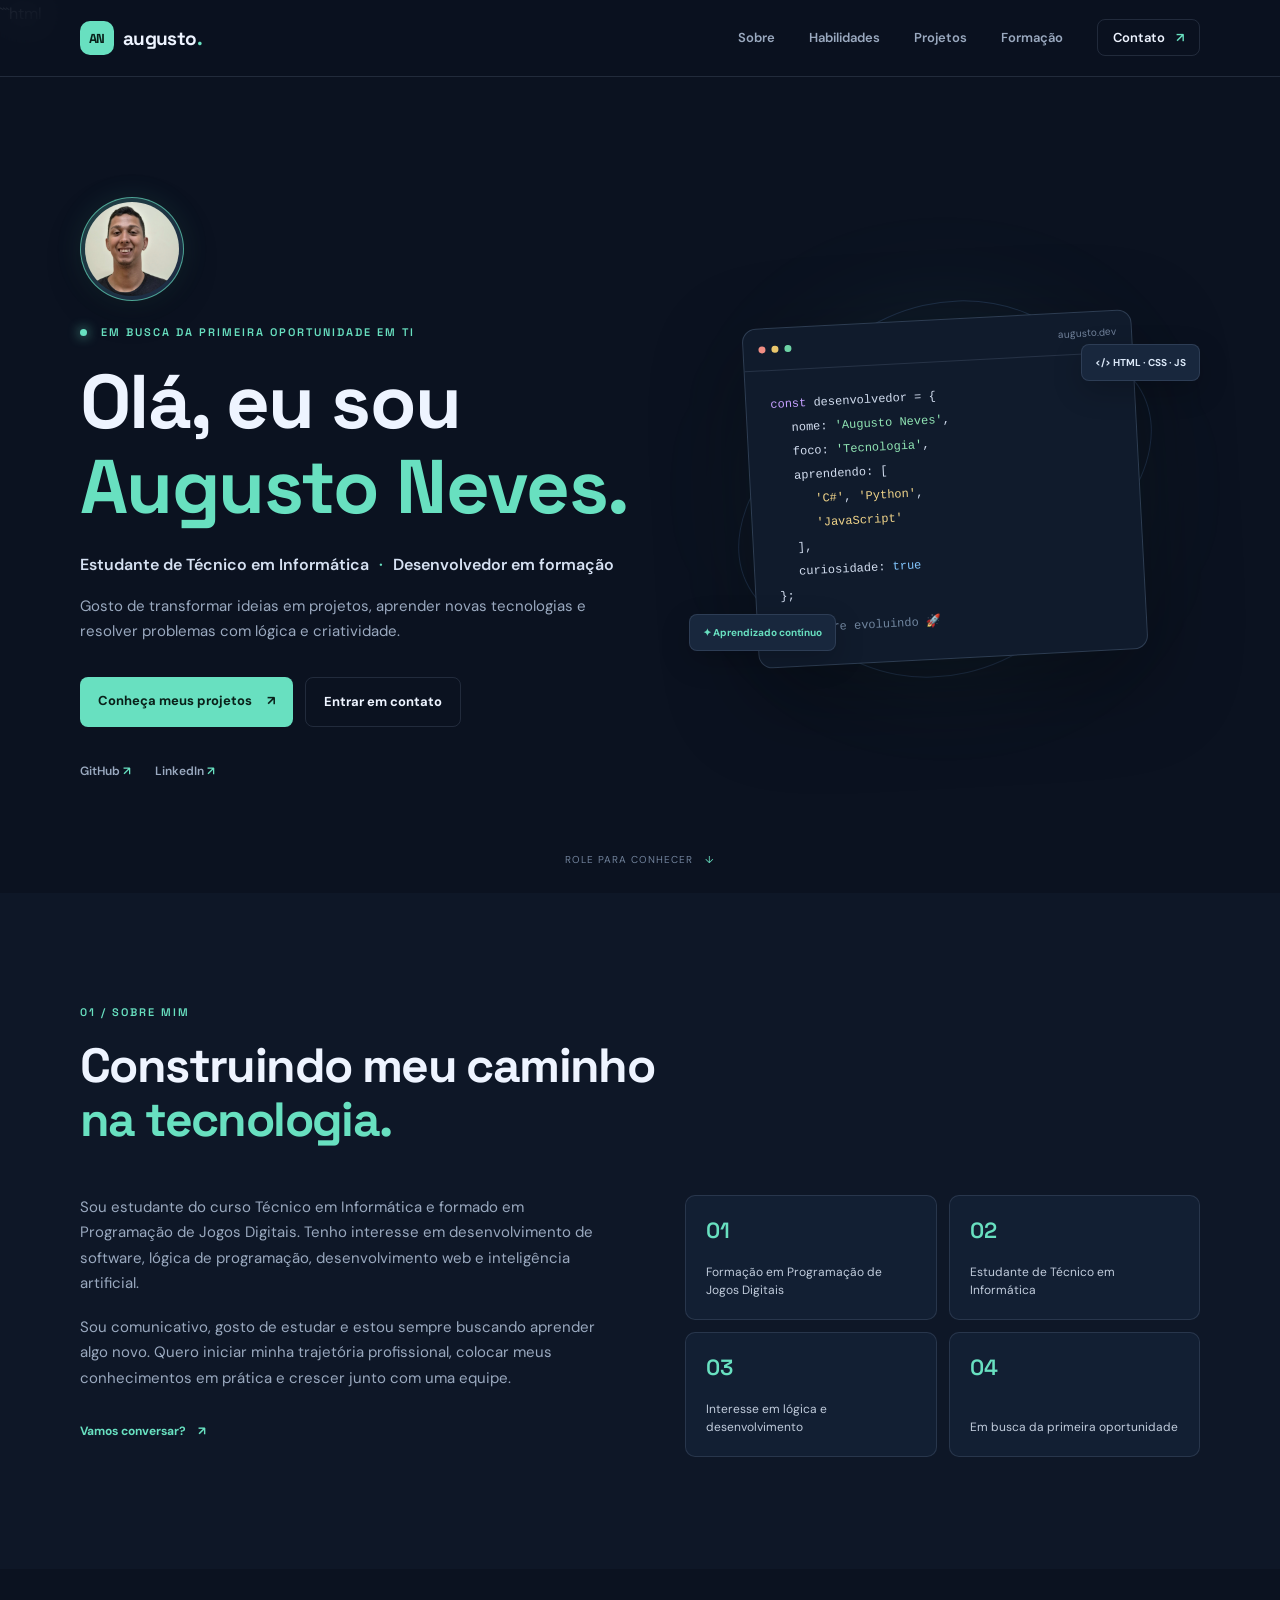
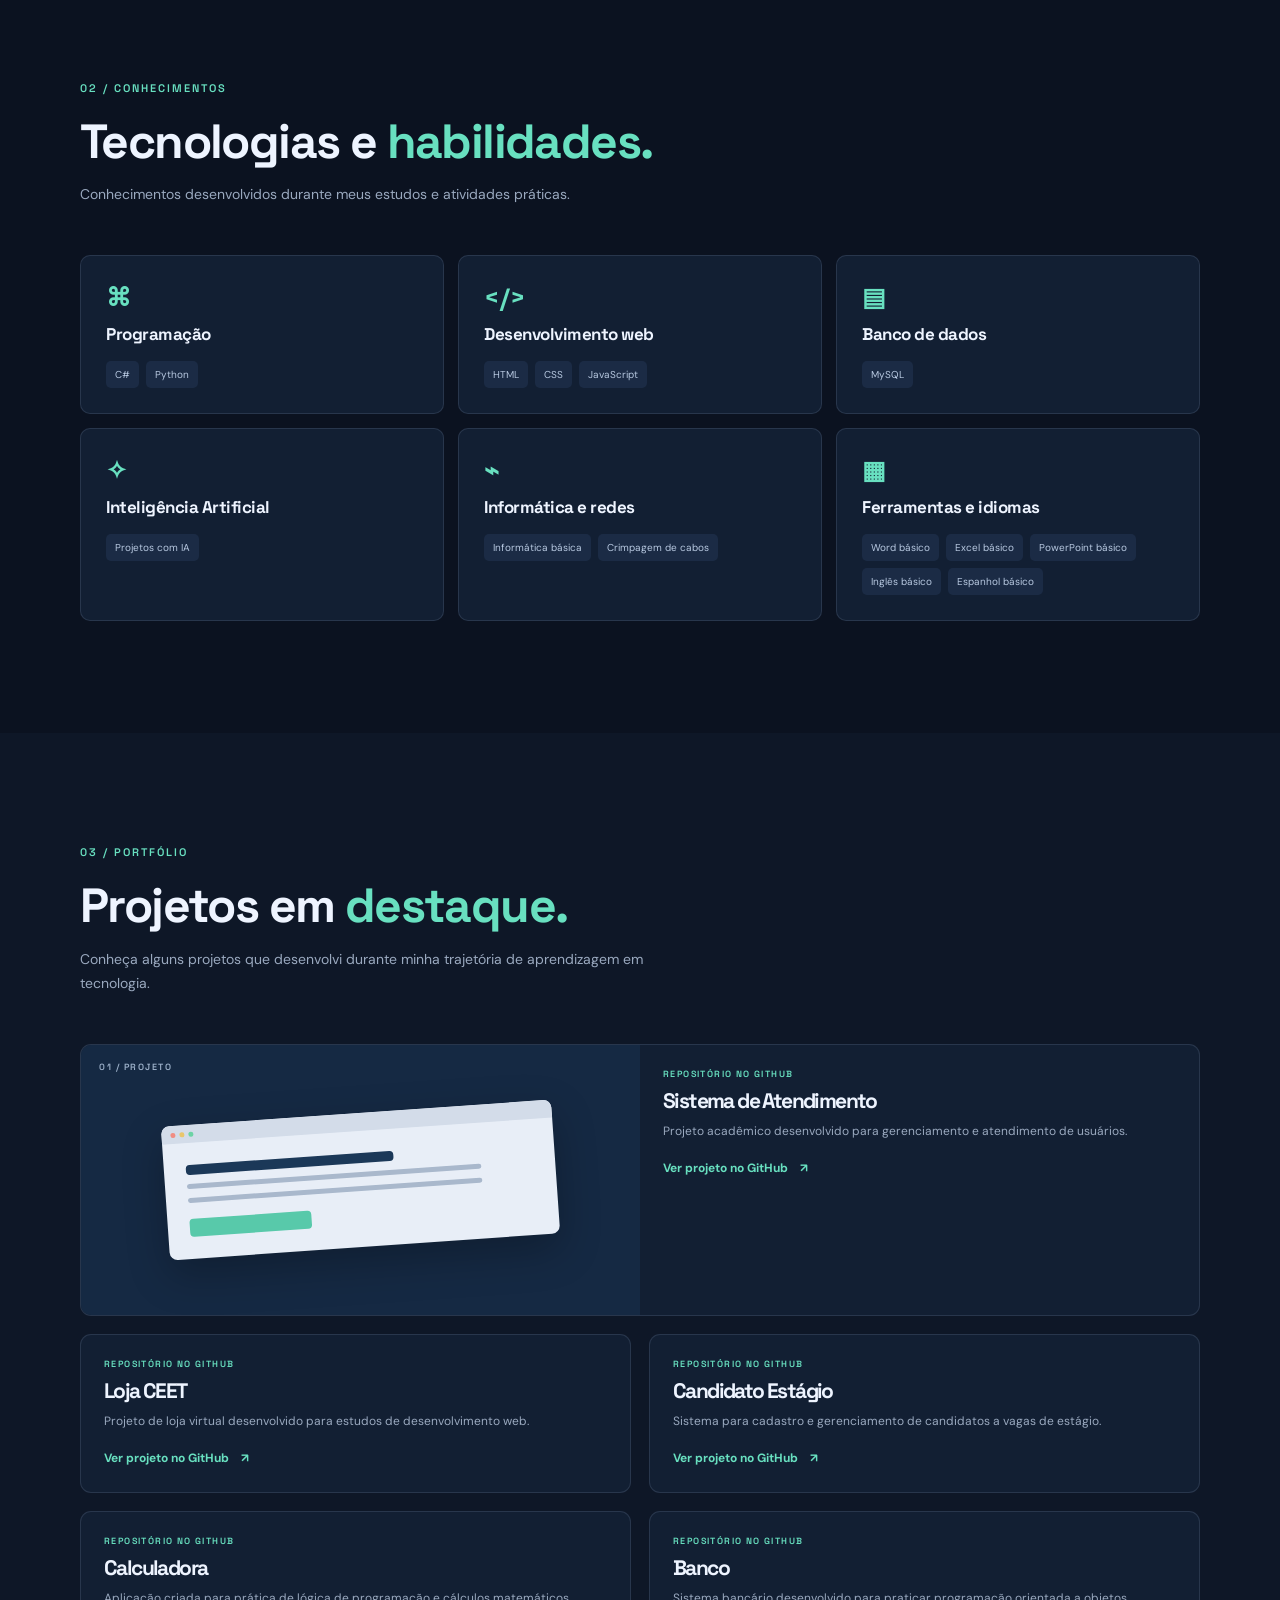
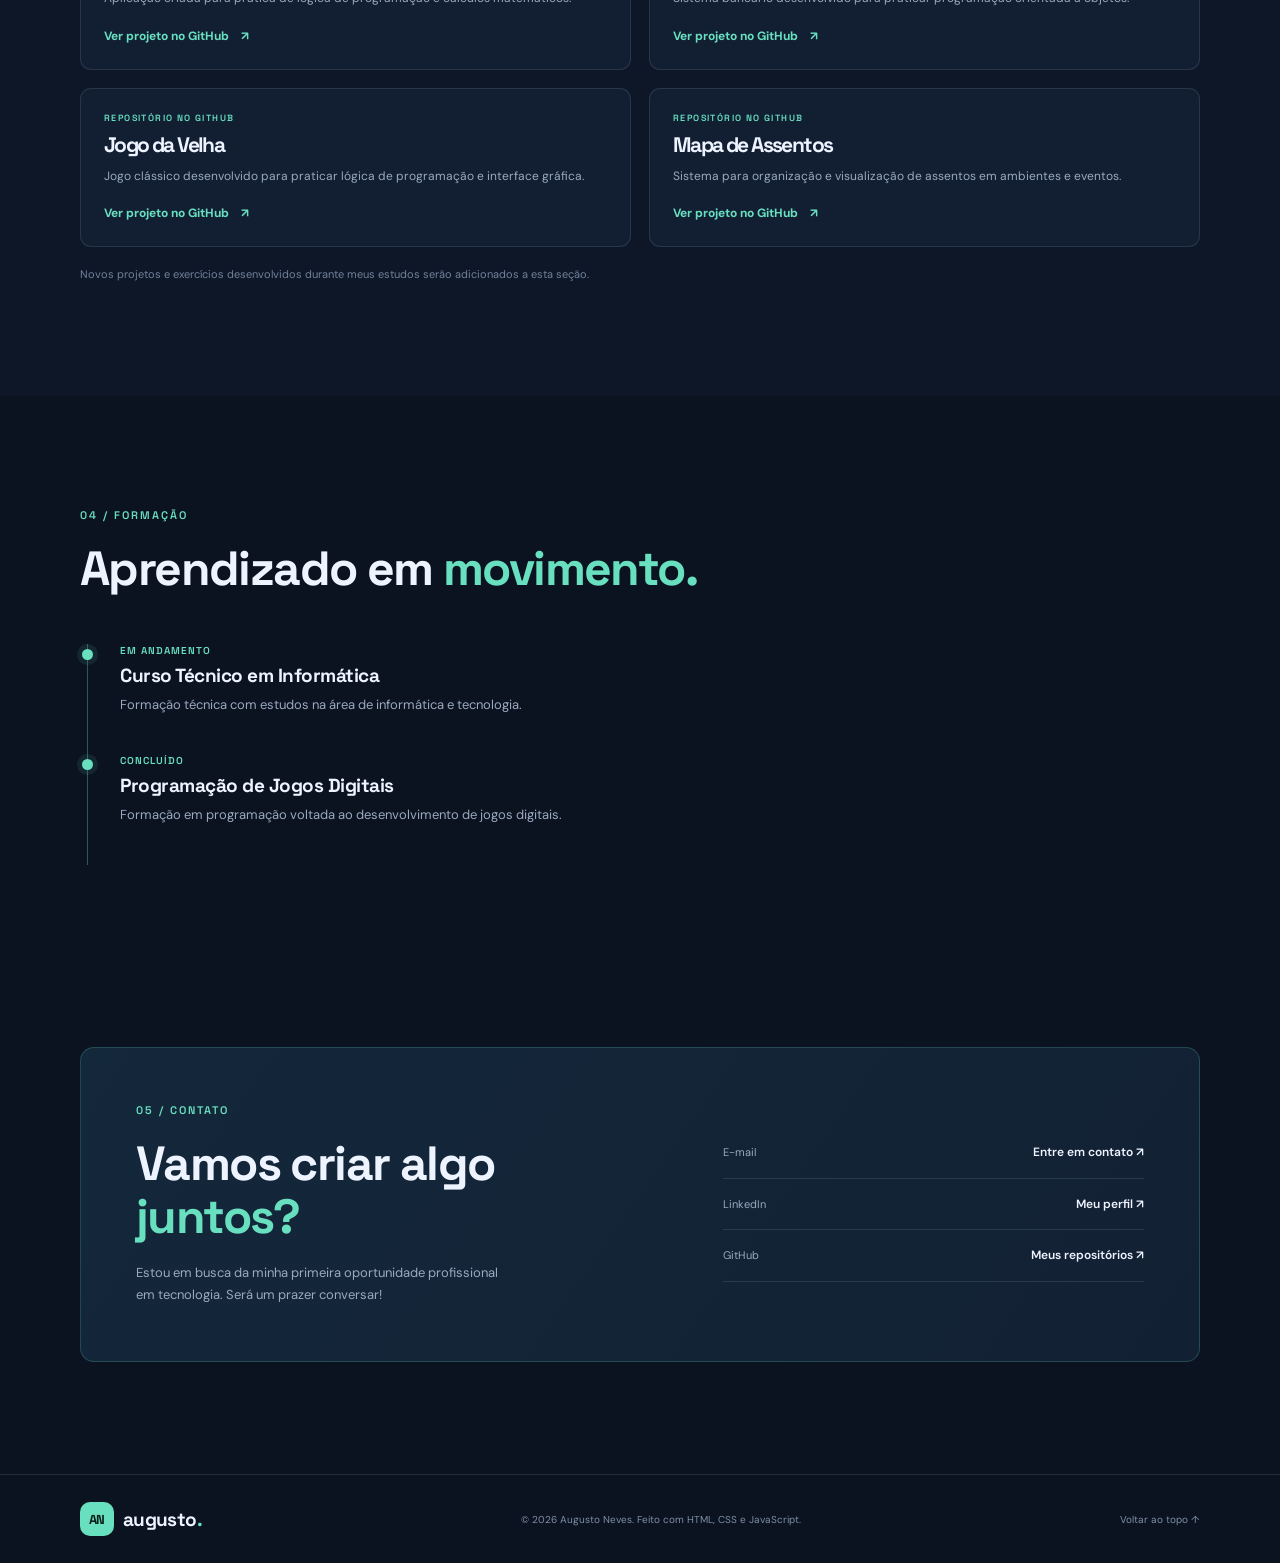
<file: index.html>
```html
<!DOCTYPE html>
<html lang="pt-BR">
<head>
  <meta charset="UTF-8">
  <meta name="viewport" content="width=device-width, initial-scale=1.0">
  <meta name="description" content="Portfólio acadêmico e profissional de Augusto Neves, estudante de Técnico em Informática.">
  <meta name="theme-color" content="#0b1220">

  <title>Augusto Neves | Portfólio</title>

  <link rel="preconnect" href="https://fonts.googleapis.com">
  <link rel="preconnect" href="https://fonts.gstatic.com" crossorigin>

  <link href="https://fonts.googleapis.com/css2?family=DM+Sans:wght@400;500;600;700&family=Space+Grotesk:wght@500;600;700&display=swap" rel="stylesheet">

  <link rel="stylesheet" href="css/style.css">
  <script src="js/script.js" defer></script>
</head>

<body>

  <header class="site-header">
    <nav class="nav container" aria-label="Navegação principal">

      <a class="brand" href="#inicio" aria-label="Augusto Neves - início">
        <span>AN</span> augusto<span class="brand-dot">.</span>
      </a>

      <button class="menu-toggle" id="menu-toggle" aria-label="Abrir menu" aria-expanded="false">
        <span></span><span></span><span></span>
      </button>

      <ul class="nav-links" id="nav-links">
        <li><a href="#sobre">Sobre</a></li>
        <li><a href="#habilidades">Habilidades</a></li>
        <li><a href="#projetos">Projetos</a></li>
        <li><a href="#formacao">Formação</a></li>
        <li><a class="nav-contact" href="#contato">Contato <span>↗</span></a></li>
      </ul>

    </nav>
  </header>

  <main>

    <!-- INÍCIO -->
    <section class="hero section" id="inicio">
      <div class="container hero-grid">

        <div class="hero-copy">

          <div class="profile-photo-wrap">
            <img src="assets/foto-perfil.jpeg" alt="Foto de perfil de Augusto Neves" class="profile-photo">
          </div>

          <p class="eyebrow">
            <span class="status-dot"></span>
            Em busca da primeira oportunidade em TI
          </p>

          <h1>Olá, eu sou<br><span>Augusto Neves.</span></h1>

          <p class="hero-role">
            Estudante de Técnico em Informática
            <span>·</span>
            Desenvolvedor em formação
          </p>

          <p class="hero-description">
            Gosto de transformar ideias em projetos, aprender novas tecnologias e resolver problemas com lógica e criatividade.
          </p>

          <div class="hero-actions">
            <a class="button button-primary" href="#projetos">
              Conheça meus projetos <span>↗</span>
            </a>

            <a class="button button-ghost" href="#contato">
              Entrar em contato
            </a>
          </div>

          <div class="hero-socials">
            <a href="https://github.com/augustoneves18" target="_blank" rel="noopener noreferrer">
              GitHub <span>↗</span>
            </a>

            <a href="https://www.linkedin.com/in/augusto-neves-1950b3448/" target="_blank" rel="noopener noreferrer">
              LinkedIn <span>↗</span>
            </a>
          </div>

        </div>

        <div class="hero-art" aria-label="Ilustração abstrata de tecnologia">

          <div class="orbit orbit-one"></div>
          <div class="orbit orbit-two"></div>

          <div class="code-card">

            <div class="code-top">
              <i></i><i></i><i></i>
              <span>augusto.dev</span>
            </div>

            <div class="code-content">
              <p><span class="code-purple">const</span> desenvolvedor = {</p>
              <p class="indent">nome: <span class="code-green">'Augusto Neves'</span>,</p>
              <p class="indent">foco: <span class="code-green">'Tecnologia'</span>,</p>
              <p class="indent">aprendendo: [</p>
              <p class="indent more"><span class="code-yellow">'C#'</span>, <span class="code-yellow">'Python'</span>,</p>
              <p class="indent more"><span class="code-yellow">'JavaScript'</span></p>
              <p class="indent">],</p>
              <p class="indent">curiosidade: <span class="code-blue">true</span></p>
              <p>};</p>
              <p class="code-comment">// sempre evoluindo 🚀</p>
            </div>

          </div>

          <div class="floating-chip chip-one">
            &lt;/&gt; HTML · CSS · JS
          </div>

          <div class="floating-chip chip-two">
            ✦ Aprendizado contínuo
          </div>

          <div class="hero-glow"></div>

        </div>

      </div>

      <a class="scroll-hint" href="#sobre">
        Role para conhecer <span>↓</span>
      </a>
    </section>

    <!-- SOBRE -->
    <section class="section about-section" id="sobre">
      <div class="container">

        <div class="section-heading">
          <p class="eyebrow">01 / Sobre mim</p>
          <h2>Construindo meu caminho<br><span>na tecnologia.</span></h2>
        </div>

        <div class="about-grid">

          <div class="about-text">
            <p>
              Sou estudante do curso Técnico em Informática e formado em Programação de Jogos Digitais. Tenho interesse em desenvolvimento de software, lógica de programação, desenvolvimento web e inteligência artificial.
            </p>

            <p>
              Sou comunicativo, gosto de estudar e estou sempre buscando aprender algo novo. Quero iniciar minha trajetória profissional, colocar meus conhecimentos em prática e crescer junto com uma equipe.
            </p>

            <a class="text-link" href="#contato">
              Vamos conversar? <span>↗</span>
            </a>
          </div>

          <div class="about-facts">

            <div class="fact">
              <strong>01</strong>
              <span>Formação em Programação de Jogos Digitais</span>
            </div>

            <div class="fact">
              <strong>02</strong>
              <span>Estudante de Técnico em Informática</span>
            </div>

            <div class="fact">
              <strong>03</strong>
              <span>Interesse em lógica e desenvolvimento</span>
            </div>

            <div class="fact">
              <strong>04</strong>
              <span>Em busca da primeira oportunidade</span>
            </div>

          </div>

        </div>
      </div>
    </section>

    <!-- HABILIDADES -->
    <section class="section skills-section" id="habilidades">
      <div class="container">

        <div class="section-heading">
          <p class="eyebrow">02 / Conhecimentos</p>
          <h2>Tecnologias e <span>habilidades.</span></h2>
          <p class="section-intro">
            Conhecimentos desenvolvidos durante meus estudos e atividades práticas.
          </p>
        </div>

        <div class="skills-grid">

          <article class="skill-card">
            <div class="skill-icon">⌘</div>
            <h3>Programação</h3>
            <div class="tags">
              <span>C#</span>
              <span>Python</span>
            </div>
          </article>

          <article class="skill-card">
            <div class="skill-icon">&lt;/&gt;</div>
            <h3>Desenvolvimento web</h3>
            <div class="tags">
              <span>HTML</span>
              <span>CSS</span>
              <span>JavaScript</span>
            </div>
          </article>

          <article class="skill-card">
            <div class="skill-icon">▤</div>
            <h3>Banco de dados</h3>
            <div class="tags">
              <span>MySQL</span>
            </div>
          </article>

          <article class="skill-card">
            <div class="skill-icon">✧</div>
            <h3>Inteligência Artificial</h3>
            <div class="tags">
              <span>Projetos com IA</span>
            </div>
          </article>

          <article class="skill-card">
            <div class="skill-icon">⌁</div>
            <h3>Informática e redes</h3>
            <div class="tags">
              <span>Informática básica</span>
              <span>Crimpagem de cabos</span>
            </div>
          </article>

          <article class="skill-card">
            <div class="skill-icon">▦</div>
            <h3>Ferramentas e idiomas</h3>
            <div class="tags">
              <span>Word básico</span>
              <span>Excel básico</span>
              <span>PowerPoint básico</span>
              <span>Inglês básico</span>
              <span>Espanhol básico</span>
            </div>
          </article>

        </div>
      </div>
    </section>

    <!-- PROJETOS REAIS DO GITHUB -->
    <section class="section projects-section" id="projetos">
      <div class="container">

        <div class="section-heading">
          <p class="eyebrow">03 / Portfólio</p>
          <h2>Projetos em <span>destaque.</span></h2>
          <p class="section-intro">
            Conheça alguns projetos que desenvolvi durante minha trajetória de aprendizagem em tecnologia.
          </p>
        </div>

        <div class="projects-grid">

          <!-- PROJETO 01 -->
          <article class="project-card project-featured">

            <div class="project-visual visual-web">
              <span class="visual-label">01 / PROJETO</span>

              <div class="browser-mock">
                <div class="browser-bar">
                  <i></i><i></i><i></i>
                </div>

                <div class="browser-lines">
                  <b></b>
                  <i></i>
                  <i></i>
                  <span></span>
                </div>
              </div>
            </div>

            <div class="project-info">
              <p class="project-type">REPOSITÓRIO NO GITHUB</p>
              <h3>Sistema de Atendimento</h3>
              <p>
                Projeto acadêmico desenvolvido para gerenciamento e atendimento de usuários.
              </p>

              <a href="https://github.com/augustoneves18/Sistemadeatendimento" target="_blank" rel="noopener noreferrer" class="text-link">
                Ver projeto no GitHub <span>↗</span>
              </a>
            </div>

          </article>

          <!-- PROJETO 02 -->
          <article class="project-card">

            <div class="project-info">
              <p class="project-type">REPOSITÓRIO NO GITHUB</p>
              <h3>Loja CEET</h3>
              <p>
                Projeto de loja virtual desenvolvido para estudos de desenvolvimento web.
              </p>

              <a href="https://github.com/augustoneves18/Lojaceet" target="_blank" rel="noopener noreferrer" class="text-link">
                Ver projeto no GitHub <span>↗</span>
              </a>
            </div>

          </article>

          <!-- PROJETO 03 -->
          <article class="project-card">

            <div class="project-info">
              <p class="project-type">REPOSITÓRIO NO GITHUB</p>
              <h3>Candidato Estágio</h3>
              <p>
                Sistema para cadastro e gerenciamento de candidatos a vagas de estágio.
              </p>

              <a href="https://github.com/augustoneves18/Candidato_estagio" target="_blank" rel="noopener noreferrer" class="text-link">
                Ver projeto no GitHub <span>↗</span>
              </a>
            </div>

          </article>

          <!-- PROJETO 04 -->
          <article class="project-card">

            <div class="project-info">
              <p class="project-type">REPOSITÓRIO NO GITHUB</p>
              <h3>Calculadora</h3>
              <p>
                Aplicação criada para prática de lógica de programação e cálculos matemáticos.
              </p>

              <a href="https://github.com/augustoneves18/Calculadora" target="_blank" rel="noopener noreferrer" class="text-link">
                Ver projeto no GitHub <span>↗</span>
              </a>
            </div>

          </article>

          <!-- PROJETO 05 -->
          <article class="project-card">

            <div class="project-info">
              <p class="project-type">REPOSITÓRIO NO GITHUB</p>
              <h3>Banco</h3>
              <p>
                Sistema bancário desenvolvido para praticar programação orientada a objetos.
              </p>

              <a href="https://github.com/augustoneves18/Banco" target="_blank" rel="noopener noreferrer" class="text-link">
                Ver projeto no GitHub <span>↗</span>
              </a>
            </div>

          </article>

          <!-- PROJETO 06 -->
          <article class="project-card">

            <div class="project-info">
              <p class="project-type">REPOSITÓRIO NO GITHUB</p>
              <h3>Jogo da Velha</h3>
              <p>
                Jogo clássico desenvolvido para praticar lógica de programação e interface gráfica.
              </p>

              <a href="https://github.com/augustoneves18/Jogo-da-velha-" target="_blank" rel="noopener noreferrer" class="text-link">
                Ver projeto no GitHub <span>↗</span>
              </a>
            </div>

          </article>

          <!-- PROJETO 07 -->
          <article class="project-card">

            <div class="project-info">
              <p class="project-type">REPOSITÓRIO NO GITHUB</p>
              <h3>Mapa de Assentos</h3>
              <p>
                Sistema para organização e visualização de assentos em ambientes e eventos.
              </p>

              <a href="https://github.com/augustoneves18/Mapa-Assento" target="_blank" rel="noopener noreferrer" class="text-link">
                Ver projeto no GitHub <span>↗</span>
              </a>
            </div>

          </article>

        </div>

        <p class="project-note">
          Novos projetos e exercícios desenvolvidos durante meus estudos serão adicionados a esta seção.
        </p>

      </div>
    </section>

    <!-- FORMAÇÃO -->
    <section class="section education-section" id="formacao">
      <div class="container">

        <div class="section-heading">
          <p class="eyebrow">04 / Formação</p>
          <h2>Aprendizado em <span>movimento.</span></h2>
        </div>

        <div class="timeline">

          <div class="timeline-item">
            <span class="timeline-marker"></span>
            <p class="timeline-date">Em andamento</p>
            <h3>Curso Técnico em Informática</h3>
            <p>
              Formação técnica com estudos na área de informática e tecnologia.
            </p>
          </div>

          <div class="timeline-item">
            <span class="timeline-marker"></span>
            <p class="timeline-date">Concluído</p>
            <h3>Programação de Jogos Digitais</h3>
            <p>
              Formação em programação voltada ao desenvolvimento de jogos digitais.
            </p>
          </div>

        </div>
      </div>
    </section>

    <!-- CONTATO -->
    <section class="section contact-section" id="contato">
      <div class="container contact-box">

        <div>
          <p class="eyebrow">05 / Contato</p>

          <h2>Vamos criar algo<br><span>juntos?</span></h2>

          <p>
            Estou em busca da minha primeira oportunidade profissional em tecnologia. Será um prazer conversar!
          </p>
        </div>

        <div class="contact-links">

          <a href="mailto:augustowkerleynevesangelo@outlook.com.br" class="contact-link">
            <span>E-mail</span>
            <strong>Entre em contato ↗</strong>
          </a>

          <a href="https://www.linkedin.com/in/augusto-neves-1950b3448/" target="_blank" rel="noopener noreferrer" class="contact-link">
            <span>LinkedIn</span>
            <strong>Meu perfil ↗</strong>
          </a>

          <a href="https://github.com/augustoneves18" target="_blank" rel="noopener noreferrer" class="contact-link">
            <span>GitHub</span>
            <strong>Meus repositórios ↗</strong>
          </a>

        </div>

      </div>
    </section>

  </main>

  <!-- RODAPÉ -->
  <footer class="footer">
    <div class="container footer-content">

      <a class="brand" href="#inicio">
        <span>AN</span> augusto<span class="brand-dot">.</span>
      </a>

      <p>
        © <span id="year"></span> Augusto Neves. Feito com HTML, CSS e JavaScript.
      </p>

      <a href="#inicio" class="back-top">
        Voltar ao topo ↑
      </a>

    </div>
  </footer>

</body>
</html>
</file>
<file: css/style.css>
/* Augusto Neves — Portfólio
   Estilos separados para facilitar manutenção e personalização. */
:root {
  --bg: #0b1220;
  --bg-soft: #101a2c;
  --panel: #121f33;
  --text: #eef4ff;
  --muted: #9aa9bf;
  --line: rgba(169, 190, 220, .15);
  --accent: #68e0c0;
  --accent-2: #78a9ff;
  --font: "DM Sans", sans-serif;
  --display: "Space Grotesk", sans-serif;
}
* { box-sizing: border-box; margin: 0; padding: 0; }
html { scroll-behavior: smooth; scroll-padding-top: 90px; }
body { background: var(--bg); color: var(--text); font-family: var(--font); line-height: 1.7; }
a { color: inherit; text-decoration: none; }
.container { width: min(1120px, calc(100% - 48px)); margin: 0 auto; }
.section { padding: 112px 0; }
.site-header { position: fixed; z-index: 20; top: 0; width: 100%; background: rgba(11,18,32,.86); border-bottom: 1px solid var(--line); backdrop-filter: blur(16px); }
.nav { min-height: 76px; display: flex; align-items: center; justify-content: space-between; }
.brand { display: inline-flex; align-items: center; gap: 9px; font: 700 19px var(--display); letter-spacing: -.7px; }
.brand > span:first-child { display: grid; place-items: center; width: 34px; height: 34px; border-radius: 10px; background: var(--accent); color: #092019; font-size: 13px; }
.brand-dot { color: var(--accent); margin-left: -8px; }
.nav-links { display: flex; align-items: center; gap: 34px; list-style: none; color: var(--muted); font-size: 13px; font-weight: 600; }
.nav-links a:hover, .hero-socials a:hover, .back-top:hover { color: var(--accent); }
.nav-contact { color: var(--text); border: 1px solid var(--line); padding: 9px 15px; border-radius: 8px; }
.nav-contact span { color: var(--accent); margin-left: 8px; }
.menu-toggle { display: none; background: none; border: 0; }
.hero { min-height: 750px; padding-top: 170px; display: flex; align-items: center; position: relative; overflow: hidden; }
.hero-grid { display: grid; grid-template-columns: 1.05fr .95fr; align-items: center; gap: 45px; }
.eyebrow { color: var(--accent); font: 600 11px var(--display); letter-spacing: 2px; text-transform: uppercase; margin-bottom: 20px; }
.status-dot { display: inline-block; width: 7px; height: 7px; background: var(--accent); border-radius: 50%; margin-right: 9px; box-shadow: 0 0 12px var(--accent); }
h1, h2, h3 { font-family: var(--display); line-height: 1.12; letter-spacing: -1.6px; }
h1 { font-size: clamp(48px, 6vw, 76px); }
h1 span, h2 span { color: var(--accent); }
.hero-role { color: #d6e1f2; margin-top: 22px; font-size: 16px; font-weight: 600; }
.hero-role span { color: var(--accent); padding: 0 6px; }
.hero-description { color: var(--muted); max-width: 510px; margin-top: 15px; font-size: 15px; }
.hero-actions { display: flex; flex-wrap: wrap; gap: 12px; margin-top: 32px; }
.button { padding: 13px 18px; border-radius: 8px; font-size: 13px; font-weight: 700; transition: .2s ease; }
.button-primary { color: #092019; background: var(--accent); }
.button-primary:hover { transform: translateY(-3px); box-shadow: 0 10px 30px rgba(104,224,192,.18); }
.button-primary span { margin-left: 12px; }
.button-ghost { border: 1px solid var(--line); color: var(--text); }
.button-ghost:hover { border-color: var(--accent); color: var(--accent); }
.hero-socials { display: flex; gap: 24px; margin-top: 34px; color: var(--muted); font-size: 12px; font-weight: 600; }
.hero-socials span { color: var(--accent); }
.hero-art { min-height: 420px; position: relative; display: grid; place-items: center; }
.hero-glow { position: absolute; width: 290px; height: 290px; border-radius: 50%; background: rgba(104,224,192,.12); filter: blur(70px); }
.orbit { position: absolute; border: 1px solid rgba(120,169,255,.17); border-radius: 50%; transform: rotate(-25deg); }
.orbit-one { width: 440px; height: 260px; }
.orbit-two { width: 350px; height: 390px; transform: rotate(35deg); }
.code-card { position: relative; z-index: 2; width: min(390px, 100%); background: #101b2c; border: 1px solid rgba(151,181,220,.22); border-radius: 14px; box-shadow: 0 30px 90px rgba(0,0,0,.35); overflow: hidden; transform: rotate(-3deg); }
.code-top { height: 42px; border-bottom: 1px solid var(--line); display: flex; align-items: center; gap: 6px; padding: 0 15px; color: #71829b; font-size: 10px; }
.code-top i, .browser-bar i { width: 7px; height: 7px; border-radius: 50%; background: #f08d83; }
.code-top i:nth-child(2), .browser-bar i:nth-child(2) { background: #e9c66c; }
.code-top i:nth-child(3), .browser-bar i:nth-child(3) { background: #6dd3a5; }
.code-top span { margin-left: auto; }
.code-content { padding: 22px 24px 25px; font: 12px/2 "SFMono-Regular", Consolas, monospace; color: #d3def0; }
.indent { padding-left: 20px; }.more { padding-left: 40px; }
.code-purple { color: #c6a0ff; }.code-green { color: #91e6b5; }.code-yellow { color: #f1d58a; }.code-blue { color: #83c7ff; }.code-comment { color: #71869f; margin-top: 9px; }
.floating-chip { position: absolute; z-index: 3; background: #18273d; border: 1px solid var(--line); padding: 9px 13px; border-radius: 8px; color: #dbe8f8; font-size: 10px; font-weight: 700; box-shadow: 0 10px 30px rgba(0,0,0,.2); }
.chip-one { top: 65px; right: 0; }.chip-two { bottom: 48px; left: 0; color: var(--accent); }
.scroll-hint { position: absolute; bottom: 25px; left: 50%; transform: translateX(-50%); color: #71829b; font-size: 10px; letter-spacing: 1px; text-transform: uppercase; }
.scroll-hint span { color: var(--accent); margin-left: 8px; }
.about-section, .projects-section { background: #0e1727; }
.section-heading { margin-bottom: 48px; }
.section-heading h2, .contact-box h2 { font-size: clamp(34px, 4vw, 48px); }
.section-intro { color: var(--muted); margin-top: 15px; max-width: 600px; font-size: 14px; }
.about-grid { display: grid; grid-template-columns: 1fr 1fr; gap: 90px; }
.about-text p { color: var(--muted); font-size: 15px; margin-bottom: 18px; }
.text-link { display: inline-flex; gap: 12px; align-items: center; color: var(--accent); font-size: 12px; font-weight: 700; margin-top: 12px; }
.about-facts { display: grid; grid-template-columns: 1fr 1fr; gap: 12px; }
.fact { min-height: 125px; padding: 20px; background: var(--panel); border: 1px solid var(--line); border-radius: 10px; display: flex; flex-direction: column; justify-content: space-between; }
.fact strong { color: var(--accent); font: 600 22px var(--display); }.fact span { color: #c1ccdc; font-size: 12px; line-height: 1.5; }
.skills-grid { display: grid; grid-template-columns: repeat(3, 1fr); gap: 14px; }
.skill-card { background: var(--panel); border: 1px solid var(--line); padding: 25px; border-radius: 10px; transition: .2s; }
.skill-card:hover, .project-card:hover { transform: translateY(-4px); border-color: rgba(104,224,192,.4); }
.skill-icon { color: var(--accent); font: 700 25px var(--display); height: 44px; }
.skill-card h3 { font-size: 17px; letter-spacing: -.5px; margin-bottom: 17px; }
.tags { display: flex; flex-wrap: wrap; gap: 7px; }.tags span { padding: 5px 9px; border-radius: 5px; background: rgba(120,169,255,.09); color: #b8c9e1; font-size: 10px; }
.projects-grid { display: grid; grid-template-columns: repeat(2, 1fr); gap: 18px; }
.project-card { overflow: hidden; background: var(--panel); border: 1px solid var(--line); border-radius: 11px; transition: .2s; }
.project-featured { grid-column: span 2; display: grid; grid-template-columns: 1fr 1fr; }
.project-visual { min-height: 210px; position: relative; display: grid; place-items: center; overflow: hidden; background: #152943; }
.project-featured .project-visual { min-height: 270px; }
.visual-label { position: absolute; top: 16px; left: 18px; color: #9db1ca; font: 600 9px var(--display); letter-spacing: 1.5px; }
.browser-mock { width: 70%; background: #e8eef7; border-radius: 8px; overflow: hidden; box-shadow: 0 15px 40px rgba(0,0,0,.25); transform: rotate(-4deg); }
.browser-bar { height: 18px; background: #d3dce9; display: flex; gap: 4px; align-items: center; padding-left: 9px; }.browser-bar i { width: 5px; height: 5px; }
.browser-lines { padding: 22px; display: flex; flex-direction: column; gap: 9px; }.browser-lines b { width: 60%; height: 10px; background: #1b3858; border-radius: 4px; }.browser-lines i { width: 85%; height: 5px; background: #a9b8cc; border-radius: 4px; }.browser-lines span { width: 35%; height: 18px; margin-top: 7px; background: #58c9aa; border-radius: 4px; }
.visual-python { background: #1b2841; }.terminal-mock { display: flex; flex-direction: column; gap: 12px; width: 75%; padding: 22px; background: #0a1220; border: 1px solid #33465f; border-radius: 8px; font: 11px monospace; transform: rotate(3deg); }.terminal-mock span { color: var(--accent); font-size: 20px; }.terminal-mock b { color: #e9d18a; font-weight: 400; }.terminal-mock i { color: #8294ad; font-style: normal; }
.visual-database { background: #1c2c42; }.database-mock { display: flex; gap: 10px; }.database-mock div { width: 55px; height: 70px; border: 2px solid #77b9c2; border-radius: 50% / 15%; background: rgba(104,224,192,.1); box-shadow: 0 12px 0 -2px #1c2c42, 0 14px 0 0 #77b9c2, 0 26px 0 -2px #1c2c42, 0 28px 0 0 #77b9c2; }
.project-info { padding: 23px; }.project-type { color: var(--accent); font: 600 9px var(--display); letter-spacing: 1.4px; }.project-info h3 { font-size: 21px; margin: 9px 0; }.project-info > p:not(.project-type) { color: var(--muted); font-size: 12px; }.project-info .text-link { margin-top: 17px; }
.project-note { color: #71829b; font-size: 11px; margin-top: 18px; }
.timeline { max-width: 720px; border-left: 1px solid rgba(104,224,192,.35); margin-left: 7px; padding-left: 32px; }
.timeline-item { position: relative; padding-bottom: 38px; }.timeline-marker { position: absolute; width: 11px; height: 11px; border-radius: 50%; background: var(--accent); left: -38px; top: 5px; box-shadow: 0 0 0 5px rgba(104,224,192,.1); }
.timeline-date { color: var(--accent); font: 600 10px var(--display); letter-spacing: 1px; text-transform: uppercase; }.timeline-item h3 { font-size: 19px; margin: 8px 0; letter-spacing: -.5px; }.timeline-item > p:last-child { color: var(--muted); font-size: 13px; }
.contact-section { padding-top: 70px; }.contact-box { padding: 55px; display: grid; grid-template-columns: 1fr .8fr; gap: 60px; background: linear-gradient(125deg, #14283b, #122033); border: 1px solid rgba(104,224,192,.2); border-radius: 14px; }
.contact-box > div:first-child > p:last-child { color: var(--muted); font-size: 13px; margin-top: 18px; max-width: 380px; }
.contact-links { display: flex; flex-direction: column; justify-content: center; }.contact-link { display: flex; justify-content: space-between; align-items: center; gap: 12px; padding: 15px 0; border-bottom: 1px solid var(--line); }.contact-link span { color: var(--muted); font-size: 11px; }.contact-link strong { font-size: 12px; font-weight: 600; }.contact-link:hover strong { color: var(--accent); }
.footer { padding: 27px 0; border-top: 1px solid var(--line); }.footer-content { display: flex; align-items: center; justify-content: space-between; gap: 20px; }.footer p, .back-top { color: #7f90a8; font-size: 10px; }.back-top:hover { color: var(--accent); }
@media (max-width: 800px) {
  .section { padding: 82px 0; }.hero { padding-top: 135px; min-height: auto; padding-bottom: 95px; }.hero-grid { grid-template-columns: 1fr; }.hero-art { min-height: 360px; margin-top: 10px; }.hero-copy { text-align: center; }.hero-description { margin-left: auto; margin-right: auto; }.hero-actions, .hero-socials { justify-content: center; }.about-grid { gap: 35px; }.skills-grid { grid-template-columns: repeat(2, 1fr); }.contact-box { padding: 35px; gap: 30px; }
  .menu-toggle { display: flex; flex-direction: column; gap: 5px; cursor: pointer; }.menu-toggle span { width: 23px; height: 2px; background: var(--text); }
  .nav-links { display: none; position: absolute; top: 76px; left: 0; right: 0; padding: 22px 24px; background: #101a2c; border-bottom: 1px solid var(--line); flex-direction: column; align-items: flex-start; gap: 18px; }.nav-links.open { display: flex; }
}
@media (max-width: 560px) {
  .container { width: min(100% - 34px, 1120px); }.section { padding: 68px 0; }h1 { font-size: 48px; }.hero-role { font-size: 13px; }.hero-art { min-height: 310px; }.code-card { width: 95%; }.code-content { font-size: 10px; padding: 16px; }.orbit-one { width: 310px; }.orbit-two { width: 270px; }.chip-one { right: -5px; top: 25px; }.chip-two { left: -5px; bottom: 15px; }
  .about-grid, .contact-box { grid-template-columns: 1fr; }.about-facts { gap: 9px; }.fact { min-height: 110px; padding: 15px; }.skills-grid, .projects-grid { grid-template-columns: 1fr; }.project-featured { grid-column: auto; display: block; }.project-featured .project-visual { min-height: 210px; }.contact-box { padding: 27px 22px; }.footer-content { flex-wrap: wrap; }.footer-content p { order: 3; width: 100%; }.section-heading { margin-bottom: 34px; }
}


/* Foto de perfil */
.profile-photo-wrap {
  width: 104px;
  height: 104px;
  padding: 4px;
  margin-bottom: 24px;
  border: 1px solid rgba(104, 224, 192, .65);
  border-radius: 50%;
  background: linear-gradient(135deg, rgba(104,224,192,.22), rgba(120,169,255,.16));
  box-shadow: 0 10px 35px rgba(0,0,0,.22), 0 0 28px rgba(104,224,192,.10);
}
.profile-photo {
  display: block;
  width: 100%;
  height: 100%;
  object-fit: cover;
  object-position: center 35%;
  border-radius: 50%;
}
@media (max-width: 800px) {
  .profile-photo-wrap { margin-left: auto; margin-right: auto; }
}
</file>
